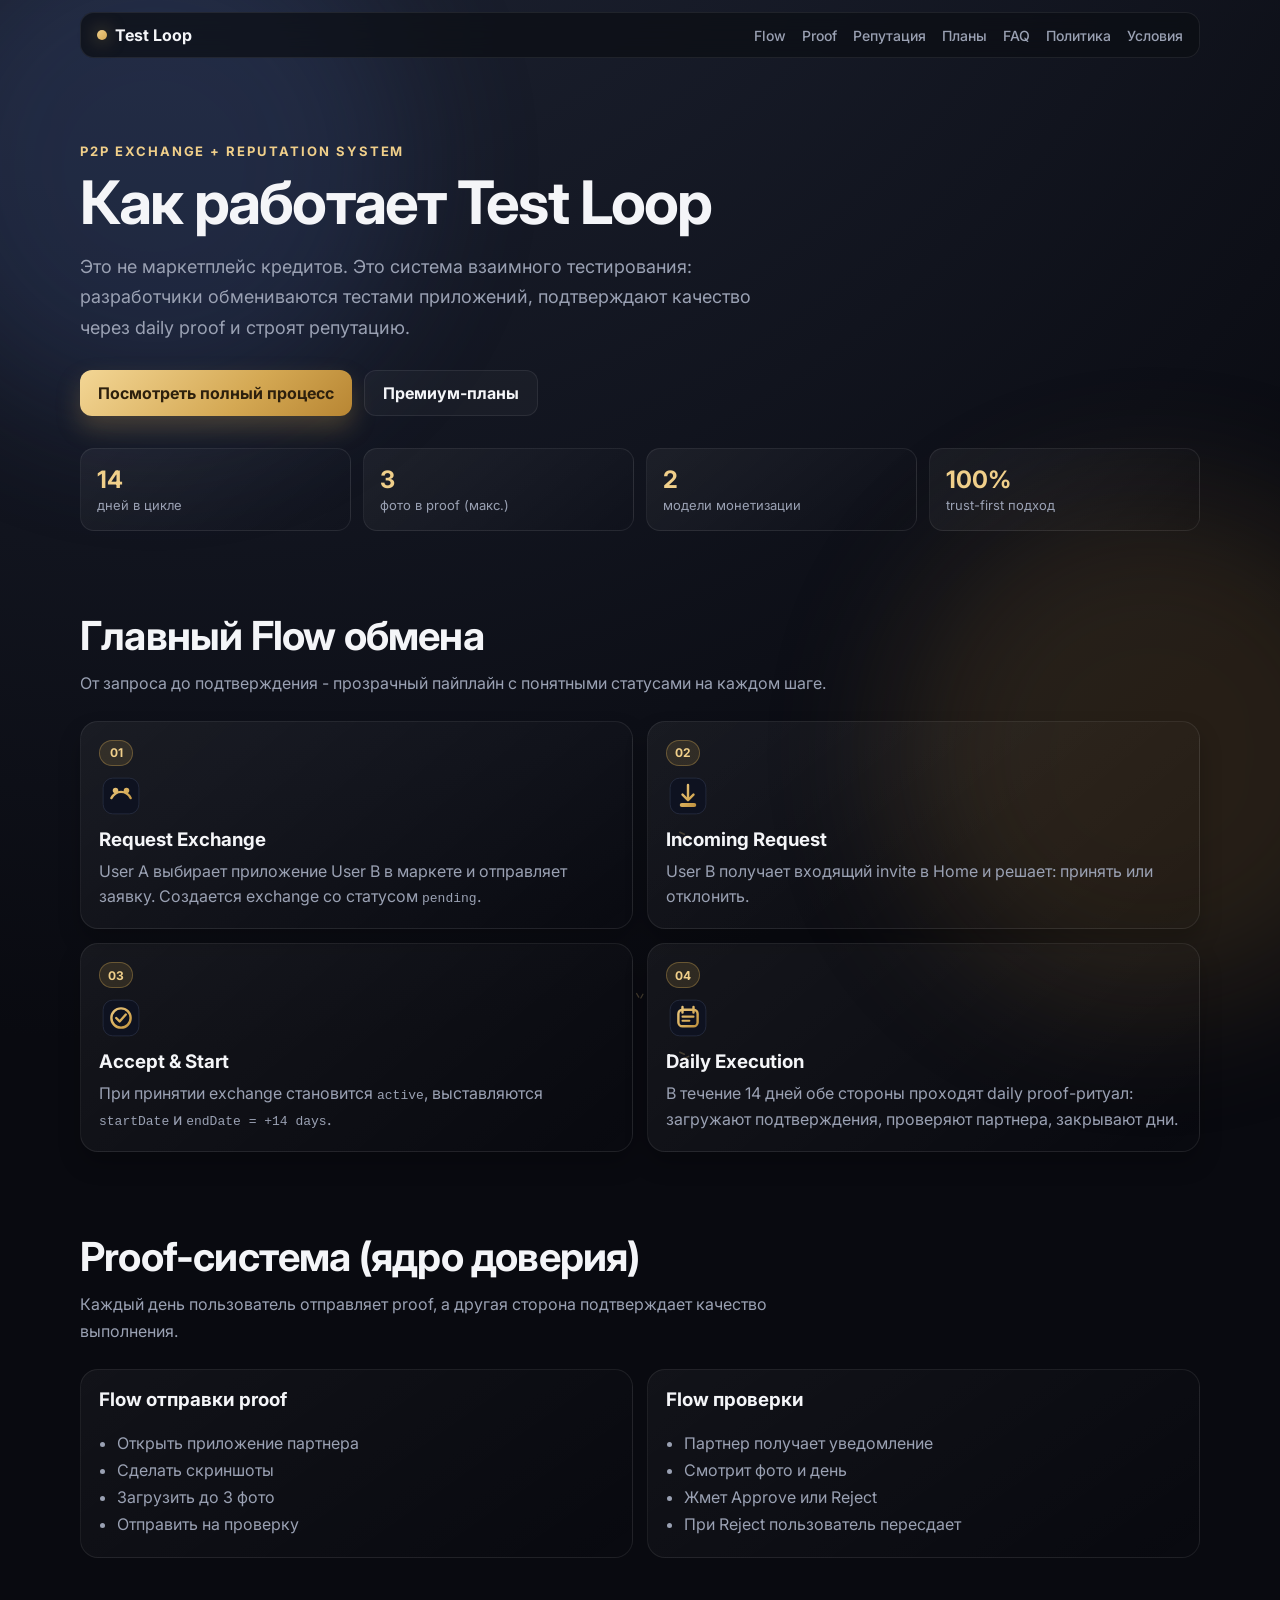
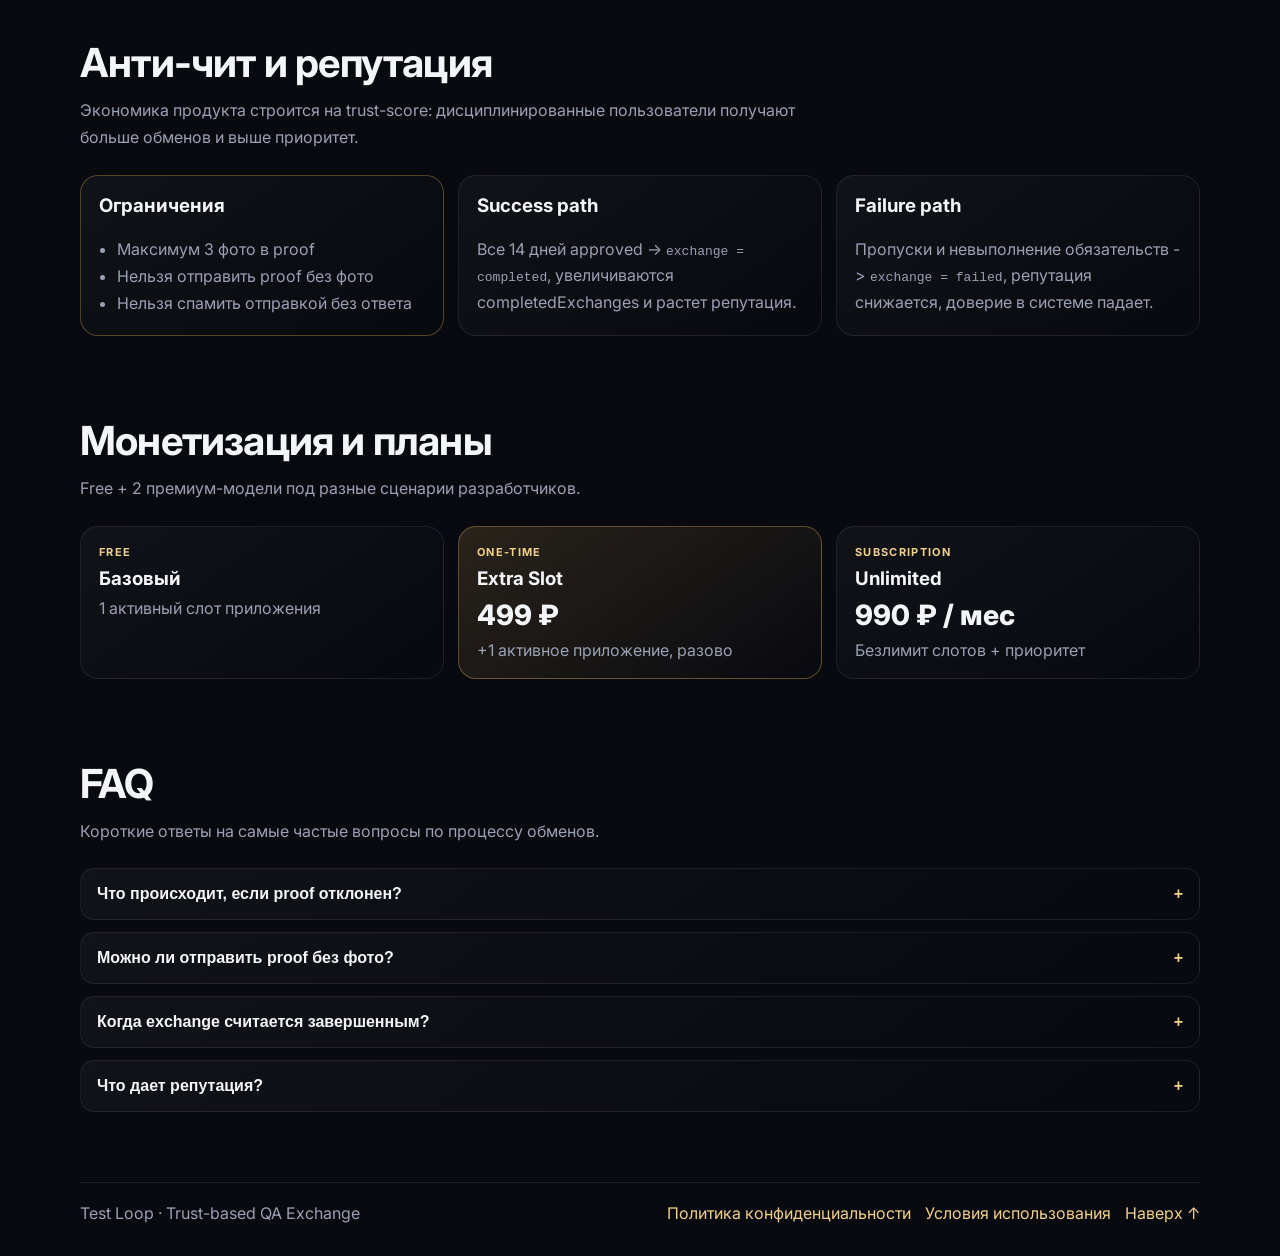
<file: index.html>
<!doctype html>
<html lang="ru">
  <head>
    <meta charset="UTF-8" />
    <meta name="viewport" content="width=device-width, initial-scale=1.0" />
    <title>Test Loop - Как это работает</title>
    <meta
      name="description"
      content="Подробный лендинг по процессам Test Loop: обмены, 14-дневный цикл, proof-система, репутация и монетизация."
    />
    <meta property="og:title" content="Test Loop - Как это работает" />
    <meta
      property="og:description"
      content="P2P exchange + reputation system: полный процесс обмена, proof и репутации."
    />
    <meta
      property="og:image"
      content="https://YOUR_USERNAME.github.io/YOUR_REPO/assets/og-image.svg"
    />
    <meta property="og:type" content="website" />
    <meta name="theme-color" content="#0b0d14" />
    <link rel="icon" type="image/svg+xml" href="./assets/favicon.svg" />
    <link rel="preconnect" href="https://fonts.googleapis.com" />
    <link rel="preconnect" href="https://fonts.gstatic.com" crossorigin />
    <link
      href="https://fonts.googleapis.com/css2?family=Inter:wght@400;500;600;700;800;900&display=swap"
      rel="stylesheet"
    />
    <link rel="stylesheet" href="./assets/styles.css" />
  </head>
  <body>
    <div class="bg-glow bg-glow--1"></div>
    <div class="bg-glow bg-glow--2"></div>

    <header class="topbar container">
      <a class="brand" href="#top">
        <span class="brand__dot"></span>
        <span>Test Loop</span>
      </a>
      <button class="menu-btn" id="menuBtn" aria-label="Открыть меню">
        <span></span><span></span><span></span>
      </button>
      <nav class="topnav" id="topNav">
        <a href="#flow">Flow</a>
        <a href="#proof">Proof</a>
        <a href="#reputation">Репутация</a>
        <a href="#plans">Планы</a>
        <a href="#faq">FAQ</a>
        <a href="./privacy.html">Политика</a>
        <a href="./terms.html">Условия</a>
      </nav>
    </header>

    <main id="top">
      <section class="hero container section">
        <p class="kicker">P2P exchange + reputation system</p>
        <h1>Как работает Test Loop</h1>
        <p class="hero__lead">
          Это не маркетплейс кредитов. Это система взаимного тестирования:
          разработчики обмениваются тестами приложений, подтверждают качество
          через daily proof и строят репутацию.
        </p>
        <div class="hero__actions">
          <a class="btn btn--gold" href="#flow">Посмотреть полный процесс</a>
          <a class="btn btn--ghost" href="#plans">Премиум-планы</a>
        </div>
        <div class="hero__stats">
          <article><strong>14</strong><span>дней в цикле</span></article>
          <article><strong>3</strong><span>фото в proof (макс.)</span></article>
          <article><strong>2</strong><span>модели монетизации</span></article>
          <article><strong>100%</strong><span>trust-first подход</span></article>
        </div>
      </section>

      <section class="container section reveal" id="flow">
        <div class="section-head">
          <h2>Главный Flow обмена</h2>
          <p>
            От запроса до подтверждения - прозрачный пайплайн с понятными
            статусами на каждом шаге.
          </p>
        </div>
        <div class="flow-grid">
          <article class="flow-card flow-card--1">
            <span class="flow-card__step">01</span>
            <img
              class="flow-card__icon"
              src="./assets/flow-request.svg"
              alt="Request Exchange"
            />
            <h3>Request Exchange</h3>
            <p>
              User A выбирает приложение User B в маркете и отправляет заявку.
              Создается exchange со статусом <code>pending</code>.
            </p>
          </article>
          <article class="flow-card flow-card--2">
            <span class="flow-card__step">02</span>
            <img
              class="flow-card__icon"
              src="./assets/flow-incoming.svg"
              alt="Incoming Request"
            />
            <h3>Incoming Request</h3>
            <p>
              User B получает входящий invite в Home и решает: принять или
              отклонить.
            </p>
          </article>
          <article class="flow-card flow-card--3">
            <span class="flow-card__step">03</span>
            <img
              class="flow-card__icon"
              src="./assets/flow-accept.svg"
              alt="Accept and start"
            />
            <h3>Accept & Start</h3>
            <p>
              При принятии exchange становится <code>active</code>, выставляются
              <code>startDate</code> и <code>endDate = +14 days</code>.
            </p>
          </article>
          <article class="flow-card flow-card--4">
            <span class="flow-card__step">04</span>
            <img
              class="flow-card__icon"
              src="./assets/flow-daily.svg"
              alt="Daily execution"
            />
            <h3>Daily Execution</h3>
            <p>
              В течение 14 дней обе стороны проходят daily proof-ритуал:
              загружают подтверждения, проверяют партнера, закрывают дни.
            </p>
          </article>
          <svg
            class="flow-connector flow-connector--h"
            viewBox="0 0 220 64"
            aria-hidden="true"
          >
            <defs>
              <linearGradient id="flowLineA" x1="0" y1="32" x2="220" y2="32">
                <stop offset="0" stop-color="#F0CF8A" stop-opacity="0.25" />
                <stop offset="0.5" stop-color="#D4A853" stop-opacity="0.95" />
                <stop offset="1" stop-color="#F0CF8A" stop-opacity="0.25" />
              </linearGradient>
            </defs>
            <path d="M12 32 H192" stroke="url(#flowLineA)" stroke-width="3" />
            <path d="M188 24 L206 32 L188 40" fill="none" stroke="url(#flowLineA)" stroke-width="3" stroke-linecap="round" stroke-linejoin="round" />
          </svg>
          <svg
            class="flow-connector flow-connector--v"
            viewBox="0 0 80 180"
            aria-hidden="true"
          >
            <defs>
              <linearGradient id="flowLineB" x1="40" y1="0" x2="40" y2="180">
                <stop offset="0" stop-color="#F0CF8A" stop-opacity="0.25" />
                <stop offset="0.5" stop-color="#D4A853" stop-opacity="0.95" />
                <stop offset="1" stop-color="#F0CF8A" stop-opacity="0.25" />
              </linearGradient>
            </defs>
            <path d="M40 12 C40 56, 40 124, 40 162" fill="none" stroke="url(#flowLineB)" stroke-width="3" />
            <path d="M32 154 L40 168 L48 154" fill="none" stroke="url(#flowLineB)" stroke-width="3" stroke-linecap="round" stroke-linejoin="round" />
          </svg>
          <svg
            class="flow-connector flow-connector--h2"
            viewBox="0 0 220 64"
            aria-hidden="true"
          >
            <defs>
              <linearGradient id="flowLineC" x1="0" y1="32" x2="220" y2="32">
                <stop offset="0" stop-color="#F0CF8A" stop-opacity="0.25" />
                <stop offset="0.5" stop-color="#D4A853" stop-opacity="0.95" />
                <stop offset="1" stop-color="#F0CF8A" stop-opacity="0.25" />
              </linearGradient>
            </defs>
            <path d="M12 32 H192" stroke="url(#flowLineC)" stroke-width="3" />
            <path d="M188 24 L206 32 L188 40" fill="none" stroke="url(#flowLineC)" stroke-width="3" stroke-linecap="round" stroke-linejoin="round" />
          </svg>
        </div>
      </section>

      <section class="container section reveal" id="proof">
        <div class="section-head">
          <h2>Proof-система (ядро доверия)</h2>
          <p>
            Каждый день пользователь отправляет proof, а другая сторона
            подтверждает качество выполнения.
          </p>
        </div>
        <div class="grid grid--2">
          <article class="card">
            <h3>Flow отправки proof</h3>
            <ul class="list">
              <li>Открыть приложение партнера</li>
              <li>Сделать скриншоты</li>
              <li>Загрузить до 3 фото</li>
              <li>Отправить на проверку</li>
            </ul>
          </article>
          <article class="card">
            <h3>Flow проверки</h3>
            <ul class="list">
              <li>Партнер получает уведомление</li>
              <li>Смотрит фото и день</li>
              <li>Жмет Approve или Reject</li>
              <li>При Reject пользователь пересдает</li>
            </ul>
          </article>
        </div>
      </section>

      <section class="container section reveal" id="reputation">
        <div class="section-head">
          <h2>Анти-чит и репутация</h2>
          <p>
            Экономика продукта строится на trust-score: дисциплинированные
            пользователи получают больше обменов и выше приоритет.
          </p>
        </div>
        <div class="grid grid--3">
          <article class="card card--accent">
            <h3>Ограничения</h3>
            <ul class="list">
              <li>Максимум 3 фото в proof</li>
              <li>Нельзя отправить proof без фото</li>
              <li>Нельзя спамить отправкой без ответа</li>
            </ul>
          </article>
          <article class="card">
            <h3>Success path</h3>
            <p>
              Все 14 дней approved -> <code>exchange = completed</code>,
              увеличиваются completedExchanges и растет репутация.
            </p>
          </article>
          <article class="card">
            <h3>Failure path</h3>
            <p>
              Пропуски и невыполнение обязательств -> <code>exchange = failed</code>,
              репутация снижается, доверие в системе падает.
            </p>
          </article>
        </div>
      </section>

      <section class="container section reveal" id="plans">
        <div class="section-head">
          <h2>Монетизация и планы</h2>
          <p>Free + 2 премиум-модели под разные сценарии разработчиков.</p>
        </div>
        <div class="pricing">
          <article class="price-card">
            <p class="price-card__badge">FREE</p>
            <h3>Базовый</h3>
            <p class="price-card__desc">1 активный слот приложения</p>
          </article>
          <article class="price-card price-card--featured">
            <p class="price-card__badge">ONE-TIME</p>
            <h3>Extra Slot</h3>
            <p class="price-card__price">499 ₽</p>
            <p class="price-card__desc">+1 активное приложение, разово</p>
          </article>
          <article class="price-card">
            <p class="price-card__badge">SUBSCRIPTION</p>
            <h3>Unlimited</h3>
            <p class="price-card__price">990 ₽ / мес</p>
            <p class="price-card__desc">Безлимит слотов + приоритет</p>
          </article>
        </div>
      </section>

      <section class="container section reveal" id="faq">
        <div class="section-head">
          <h2>FAQ</h2>
          <p>Короткие ответы на самые частые вопросы по процессу обменов.</p>
        </div>
        <div class="faq">
          <article class="faq-item">
            <button class="faq-item__q" type="button">
              <span>Что происходит, если proof отклонен?</span>
              <span class="faq-item__plus">+</span>
            </button>
            <div class="faq-item__a">
              <p>
              Статус proof становится <code>rejected</code>. Пользователь
              получает фидбек и пересдает proof за этот же день.
              </p>
            </div>
          </article>
          <article class="faq-item">
            <button class="faq-item__q" type="button">
              <span>Можно ли отправить proof без фото?</span>
              <span class="faq-item__plus">+</span>
            </button>
            <div class="faq-item__a">
              <p>
              Нет. В системе есть анти-чит правила: без фото отправка
              блокируется.
              </p>
            </div>
          </article>
          <article class="faq-item">
            <button class="faq-item__q" type="button">
              <span>Когда exchange считается завершенным?</span>
              <span class="faq-item__plus">+</span>
            </button>
            <div class="faq-item__a">
              <p>
              Когда все 14 дней подтверждены обеими сторонами:
              <code>exchange = completed</code>.
              </p>
            </div>
          </article>
          <article class="faq-item">
            <button class="faq-item__q" type="button">
              <span>Что дает репутация?</span>
              <span class="faq-item__plus">+</span>
            </button>
            <div class="faq-item__a">
              <p>
              Репутация влияет на доверие в системе и на вероятность получать
              новые обмены.
              </p>
            </div>
          </article>
        </div>
      </section>
    </main>

    <footer class="footer container">
      <p>Test Loop · Trust-based QA Exchange</p>
      <div class="footer__links">
        <a href="./privacy.html">Политика конфиденциальности</a>
        <a href="./terms.html">Условия использования</a>
        <a href="#top">Наверх ↑</a>
      </div>
    </footer>

    <script src="./assets/app.js"></script>
  </body>
</html>
</file>
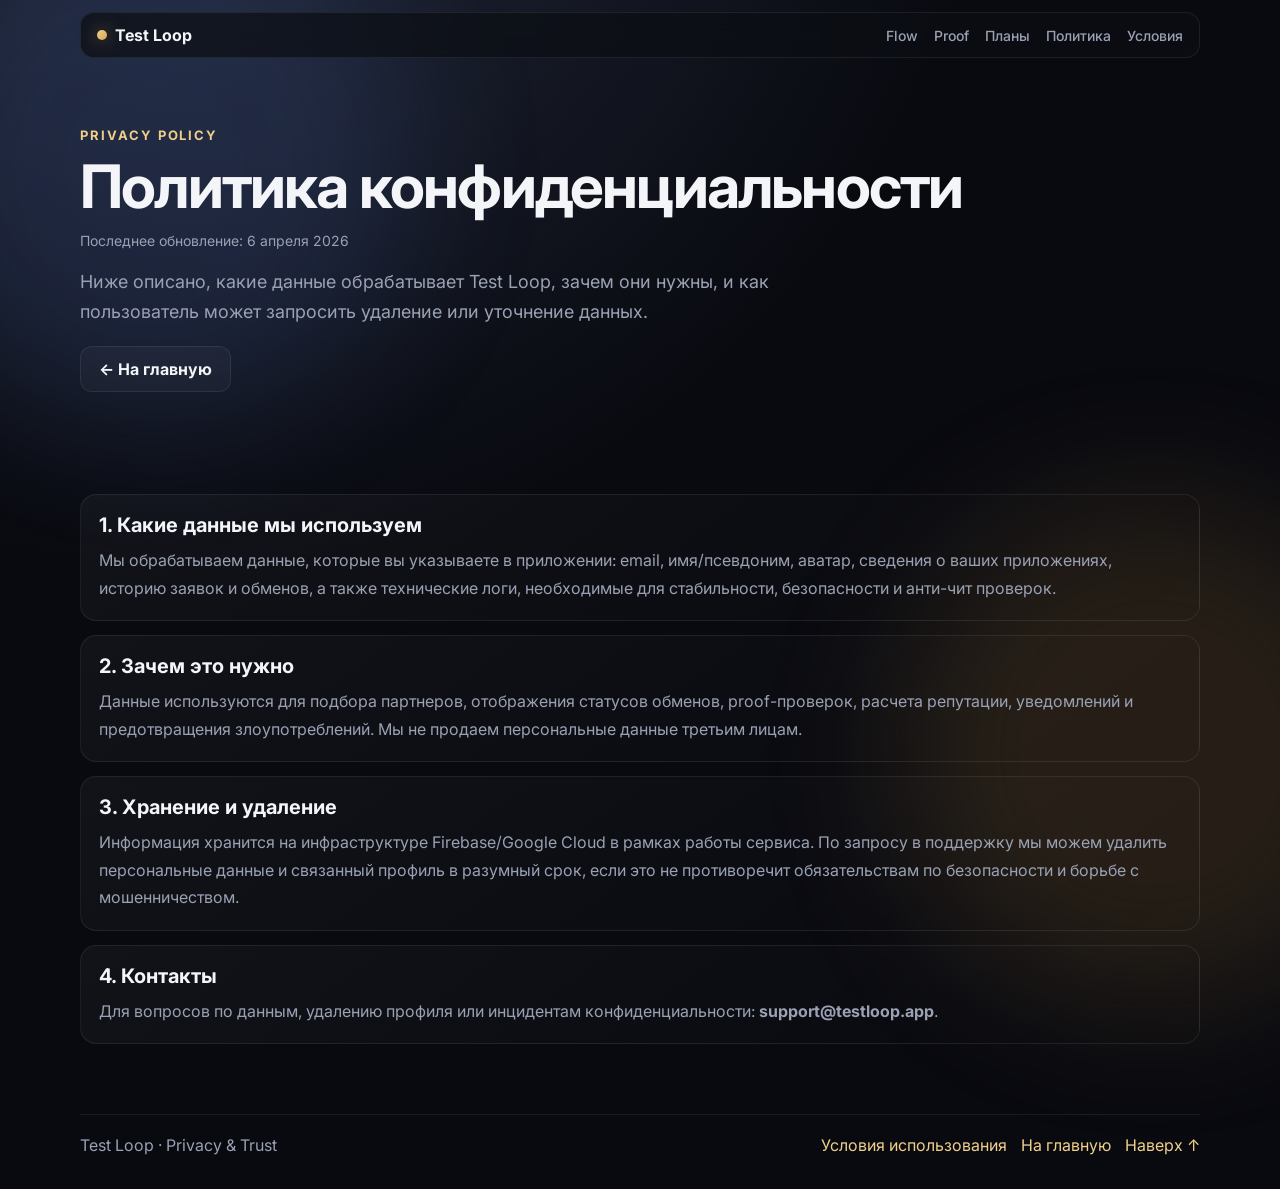
<file: privacy.html>
<!doctype html>
<html lang="ru">
  <head>
    <meta charset="UTF-8" />
    <meta name="viewport" content="width=device-width, initial-scale=1.0" />
    <title>Test Loop - Политика конфиденциальности</title>
    <meta
      name="description"
      content="Политика конфиденциальности Test Loop: какие данные обрабатываются, зачем и как можно запросить удаление."
    />
    <meta property="og:title" content="Test Loop - Политика конфиденциальности" />
    <meta
      property="og:description"
      content="Актуальная политика конфиденциальности Test Loop для пользователей сервиса."
    />
    <meta
      property="og:image"
      content="https://YOUR_USERNAME.github.io/YOUR_REPO/assets/og-image.svg"
    />
    <meta property="og:type" content="website" />
    <meta name="theme-color" content="#0b0d14" />
    <link rel="icon" type="image/svg+xml" href="./assets/favicon.svg" />
    <link rel="preconnect" href="https://fonts.googleapis.com" />
    <link rel="preconnect" href="https://fonts.gstatic.com" crossorigin />
    <link
      href="https://fonts.googleapis.com/css2?family=Inter:wght@400;500;600;700;800;900&display=swap"
      rel="stylesheet"
    />
    <link rel="stylesheet" href="./assets/styles.css" />
  </head>
  <body>
    <div class="bg-glow bg-glow--1"></div>
    <div class="bg-glow bg-glow--2"></div>

    <header class="topbar container">
      <a class="brand" href="./index.html">
        <span class="brand__dot"></span>
        <span>Test Loop</span>
      </a>
      <button class="menu-btn" id="menuBtn" aria-label="Открыть меню">
        <span></span><span></span><span></span>
      </button>
      <nav class="topnav" id="topNav">
        <a href="./index.html#flow">Flow</a>
        <a href="./index.html#proof">Proof</a>
        <a href="./index.html#plans">Планы</a>
        <a href="./privacy.html">Политика</a>
        <a href="./terms.html">Условия</a>
      </nav>
    </header>

    <main class="container">
      <section class="section legal-hero reveal">
        <p class="kicker">Privacy Policy</p>
        <h1>Политика конфиденциальности</h1>
        <p class="legal-meta">Последнее обновление: 6 апреля 2026</p>
        <p class="hero__lead">
          Ниже описано, какие данные обрабатывает Test Loop, зачем они нужны,
          и как пользователь может запросить удаление или уточнение данных.
        </p>
        <div class="legal-nav-back">
          <a class="btn btn--ghost" href="./index.html">← На главную</a>
        </div>
      </section>

      <section class="section reveal">
        <div class="legal-wrap">
          <article class="legal-card">
            <h2>1. Какие данные мы используем</h2>
            <p>
              Мы обрабатываем данные, которые вы указываете в приложении:
              email, имя/псевдоним, аватар, сведения о ваших приложениях,
              историю заявок и обменов, а также технические логи, необходимые
              для стабильности, безопасности и анти-чит проверок.
            </p>
          </article>

          <article class="legal-card">
            <h2>2. Зачем это нужно</h2>
            <p>
              Данные используются для подбора партнеров, отображения статусов
              обменов, proof-проверок, расчета репутации, уведомлений и
              предотвращения злоупотреблений. Мы не продаем персональные данные
              третьим лицам.
            </p>
          </article>

          <article class="legal-card">
            <h2>3. Хранение и удаление</h2>
            <p>
              Информация хранится на инфраструктуре Firebase/Google Cloud в
              рамках работы сервиса. По запросу в поддержку мы можем удалить
              персональные данные и связанный профиль в разумный срок, если это
              не противоречит обязательствам по безопасности и борьбе с
              мошенничеством.
            </p>
          </article>

          <article class="legal-card">
            <h2>4. Контакты</h2>
            <p>
              Для вопросов по данным, удалению профиля или инцидентам
              конфиденциальности: <strong>support@testloop.app</strong>.
            </p>
          </article>
        </div>
      </section>
    </main>

    <footer class="footer container">
      <p>Test Loop · Privacy & Trust</p>
      <div class="footer__links">
        <a href="./terms.html">Условия использования</a>
        <a href="./index.html">На главную</a>
        <a href="#top">Наверх ↑</a>
      </div>
    </footer>

    <script src="./assets/app.js"></script>
  </body>
</html>
</file>
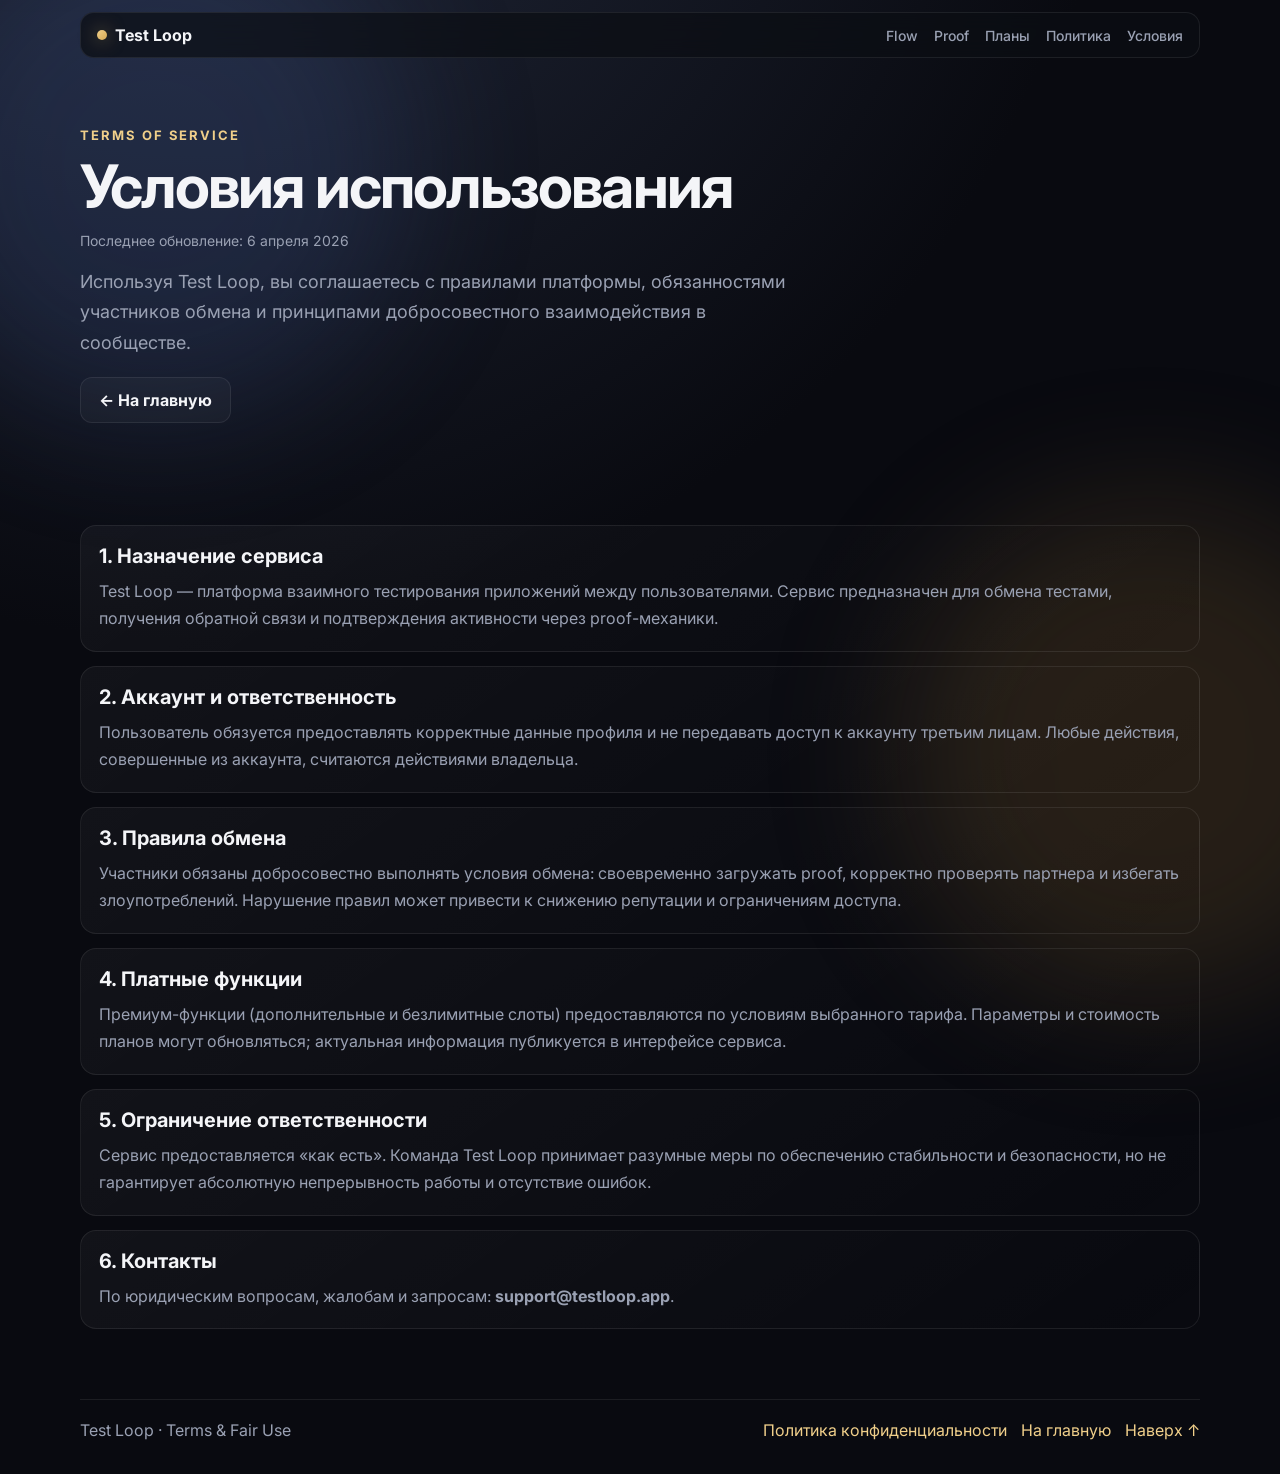
<file: terms.html>
<!doctype html>
<html lang="ru">
  <head>
    <meta charset="UTF-8" />
    <meta name="viewport" content="width=device-width, initial-scale=1.0" />
    <title>Test Loop - Условия использования</title>
    <meta
      name="description"
      content="Условия использования Test Loop: правила доступа к сервису, ответственность сторон и порядок использования продукта."
    />
    <meta property="og:title" content="Test Loop - Условия использования" />
    <meta
      property="og:description"
      content="Актуальные условия использования Test Loop для пользователей платформы."
    />
    <meta
      property="og:image"
      content="https://YOUR_USERNAME.github.io/YOUR_REPO/assets/og-image.svg"
    />
    <meta property="og:type" content="website" />
    <meta name="theme-color" content="#0b0d14" />
    <link rel="icon" type="image/svg+xml" href="./assets/favicon.svg" />
    <link rel="preconnect" href="https://fonts.googleapis.com" />
    <link rel="preconnect" href="https://fonts.gstatic.com" crossorigin />
    <link
      href="https://fonts.googleapis.com/css2?family=Inter:wght@400;500;600;700;800;900&display=swap"
      rel="stylesheet"
    />
    <link rel="stylesheet" href="./assets/styles.css" />
  </head>
  <body>
    <div class="bg-glow bg-glow--1"></div>
    <div class="bg-glow bg-glow--2"></div>

    <header class="topbar container">
      <a class="brand" href="./index.html">
        <span class="brand__dot"></span>
        <span>Test Loop</span>
      </a>
      <button class="menu-btn" id="menuBtn" aria-label="Открыть меню">
        <span></span><span></span><span></span>
      </button>
      <nav class="topnav" id="topNav">
        <a href="./index.html#flow">Flow</a>
        <a href="./index.html#proof">Proof</a>
        <a href="./index.html#plans">Планы</a>
        <a href="./privacy.html">Политика</a>
        <a href="./terms.html">Условия</a>
      </nav>
    </header>

    <main class="container">
      <section class="section legal-hero reveal" id="top">
        <p class="kicker">Terms of Service</p>
        <h1>Условия использования</h1>
        <p class="legal-meta">Последнее обновление: 6 апреля 2026</p>
        <p class="hero__lead">
          Используя Test Loop, вы соглашаетесь с правилами платформы,
          обязанностями участников обмена и принципами добросовестного
          взаимодействия в сообществе.
        </p>
        <div class="legal-nav-back">
          <a class="btn btn--ghost" href="./index.html">← На главную</a>
        </div>
      </section>

      <section class="section reveal">
        <div class="legal-wrap">
          <article class="legal-card">
            <h2>1. Назначение сервиса</h2>
            <p>
              Test Loop — платформа взаимного тестирования приложений между
              пользователями. Сервис предназначен для обмена тестами, получения
              обратной связи и подтверждения активности через proof-механики.
            </p>
          </article>

          <article class="legal-card">
            <h2>2. Аккаунт и ответственность</h2>
            <p>
              Пользователь обязуется предоставлять корректные данные профиля и
              не передавать доступ к аккаунту третьим лицам. Любые действия,
              совершенные из аккаунта, считаются действиями владельца.
            </p>
          </article>

          <article class="legal-card">
            <h2>3. Правила обмена</h2>
            <p>
              Участники обязаны добросовестно выполнять условия обмена:
              своевременно загружать proof, корректно проверять партнера и
              избегать злоупотреблений. Нарушение правил может привести к
              снижению репутации и ограничениям доступа.
            </p>
          </article>

          <article class="legal-card">
            <h2>4. Платные функции</h2>
            <p>
              Премиум-функции (дополнительные и безлимитные слоты) предоставляются
              по условиям выбранного тарифа. Параметры и стоимость планов могут
              обновляться; актуальная информация публикуется в интерфейсе сервиса.
            </p>
          </article>

          <article class="legal-card">
            <h2>5. Ограничение ответственности</h2>
            <p>
              Сервис предоставляется «как есть». Команда Test Loop принимает
              разумные меры по обеспечению стабильности и безопасности, но не
              гарантирует абсолютную непрерывность работы и отсутствие ошибок.
            </p>
          </article>

          <article class="legal-card">
            <h2>6. Контакты</h2>
            <p>
              По юридическим вопросам, жалобам и запросам:
              <strong>support@testloop.app</strong>.
            </p>
          </article>
        </div>
      </section>
    </main>

    <footer class="footer container">
      <p>Test Loop · Terms & Fair Use</p>
      <div class="footer__links">
        <a href="./privacy.html">Политика конфиденциальности</a>
        <a href="./index.html">На главную</a>
        <a href="#top">Наверх ↑</a>
      </div>
    </footer>

    <script src="./assets/app.js"></script>
  </body>
</html>
</file>
<file: assets/styles.css>
:root {
  --bg: #090a10;
  --surface: #11131b;
  --text: #f4f5f8;
  --muted: #9aa1b3;
  --gold: #d4a853;
  --gold-soft: #f0cf8a;
  --line: rgba(255, 255, 255, 0.08);
  --radius: 18px;
}
* { box-sizing: border-box; }
html, body {
  margin: 0;
  padding: 0;
  font-family: Inter, system-ui, -apple-system, Segoe UI, Roboto, sans-serif;
  background: radial-gradient(circle at 15% -20%, #232a3d 0%, var(--bg) 45%), var(--bg);
  color: var(--text);
  scroll-behavior: smooth;
}
.container { width: min(1120px, calc(100% - 40px)); margin-inline: auto; }
.bg-glow {
  position: fixed; width: 40vw; aspect-ratio: 1; border-radius: 999px;
  pointer-events: none; filter: blur(70px); opacity: 0.22; z-index: 0;
}
.bg-glow--1 { top: -10vh; left: -8vw; background: #455f9f; }
.bg-glow--2 { right: -10vw; bottom: -12vh; background: #8d6930; }
.topbar {
  position: sticky; top: 0; z-index: 20; margin-top: 12px; padding: 12px 16px;
  display: flex; align-items: center; gap: 14px; background: rgba(12, 14, 20, 0.72);
  border: 1px solid var(--line); border-radius: 14px; backdrop-filter: blur(10px);
}
.brand { color: var(--text); text-decoration: none; font-weight: 700; display: inline-flex; align-items: center; gap: 8px; }
.brand__dot {
  width: 10px; height: 10px; border-radius: 50%;
  background: linear-gradient(135deg, var(--gold-soft), var(--gold));
  box-shadow: 0 0 18px rgba(212, 168, 83, 0.6);
}
.topnav { margin-left: auto; display: flex; gap: 16px; }
.topnav a { color: var(--muted); text-decoration: none; font-size: 14px; font-weight: 500; }
.topnav a:hover { color: var(--gold-soft); }
.menu-btn {
  margin-left: auto; display: none; width: 40px; height: 40px; border-radius: 10px;
  border: 1px solid var(--line); background: var(--surface); color: var(--text); cursor: pointer;
}
.menu-btn span { display: block; width: 18px; height: 2px; margin: 4px auto; background: currentColor; }
.section { position: relative; z-index: 2; padding: 80px 0 0; }
.reveal { opacity: 0; transform: translateY(20px); transition: opacity 560ms ease, transform 560ms ease; }
.reveal.is-visible { opacity: 1; transform: translateY(0); }
.hero { padding-top: 72px; }
.kicker { color: var(--gold-soft); font-size: 13px; font-weight: 700; letter-spacing: 0.15em; text-transform: uppercase; }
h1 { margin: 10px 0 16px; font-size: clamp(34px, 5vw, 60px); line-height: 1.03; letter-spacing: -0.03em; }
.hero__lead { max-width: 720px; color: var(--muted); line-height: 1.7; font-size: clamp(15px, 1.6vw, 18px); }
.hero__actions { margin-top: 26px; display: flex; gap: 12px; flex-wrap: wrap; }
.btn {
  display: inline-flex; align-items: center; justify-content: center; height: 46px; padding: 0 18px;
  border-radius: 12px; text-decoration: none; font-weight: 700;
}
.btn--gold { color: #2d200d; background: linear-gradient(135deg, #f3d695, #d4a853 60%, #b88633); box-shadow: 0 12px 24px rgba(212, 168, 83, 0.25); }
.btn--ghost { color: var(--text); border: 1px solid var(--line); background: rgba(255, 255, 255, 0.03); }
.hero__stats { margin-top: 32px; display: grid; gap: 12px; grid-template-columns: repeat(4, minmax(0, 1fr)); }
.hero__stats article { border: 1px solid var(--line); border-radius: 14px; background: linear-gradient(140deg, rgba(255, 255, 255, 0.05), transparent); padding: 16px; }
.hero__stats strong { display: block; font-size: 24px; color: var(--gold-soft); }
.hero__stats span { color: var(--muted); font-size: 13px; }
.section-head h2 { margin: 0 0 10px; font-size: clamp(26px, 3.4vw, 40px); letter-spacing: -0.02em; }
.section-head p { margin: 0; color: var(--muted); max-width: 760px; line-height: 1.7; }
.flow-grid {
  margin-top: 24px;
  display: grid;
  grid-template-columns: repeat(2, minmax(0, 1fr));
  gap: 14px;
  position: relative;
}
.flow-card {
  border: 1px solid var(--line);
  border-radius: var(--radius);
  padding: 18px;
  background: linear-gradient(140deg, rgba(255, 255, 255, 0.05), transparent);
  box-shadow: 0 12px 22px rgba(0, 0, 0, 0.22);
  transition: transform 220ms ease, border-color 220ms ease, box-shadow 220ms ease;
}
.flow-card:hover {
  transform: translateY(-2px);
  border-color: rgba(212, 168, 83, 0.35);
  box-shadow: 0 18px 28px rgba(0, 0, 0, 0.3);
}
.flow-card h3 { margin: 0 0 8px; }
.flow-card p { margin: 0; color: var(--muted); line-height: 1.6; }
.flow-card__step {
  display: inline-flex;
  align-items: center;
  justify-content: center;
  min-width: 34px;
  height: 26px;
  padding: 0 8px;
  border-radius: 999px;
  background: rgba(212, 168, 83, 0.14);
  border: 1px solid rgba(212, 168, 83, 0.35);
  color: var(--gold-soft);
  font-weight: 700;
  font-size: 12px;
  margin-bottom: 8px;
}
.flow-card__icon {
  display: block;
  width: 44px;
  height: 44px;
  margin: 0 0 10px;
}
.flow-connector {
  position: absolute;
  pointer-events: none;
  filter: drop-shadow(0 0 8px rgba(212, 168, 83, 0.28));
  opacity: 0.92;
}
.flow-connector path {
  stroke-dasharray: 10 10;
  animation: flowPulse 1.9s linear infinite;
}
.flow-connector path:last-child {
  animation: none;
}
.flow-connector--h { width: 112px; left: calc(50% - 56px); top: 23%; }
.flow-connector--v { width: 34px; left: calc(50% - 17px); top: 48%; }
.flow-connector--h2 { width: 112px; left: calc(50% - 56px); top: 74%; }
@keyframes flowPulse {
  from { stroke-dashoffset: 40; opacity: 0.6; }
  50% { opacity: 1; }
  to { stroke-dashoffset: 0; opacity: 0.6; }
}
.grid { margin-top: 24px; display: grid; gap: 14px; }
.grid--2 { grid-template-columns: repeat(2, minmax(0, 1fr)); }
.grid--3 { grid-template-columns: repeat(3, minmax(0, 1fr)); }
.card, .code-card, .price-card { border: 1px solid var(--line); border-radius: var(--radius); background: linear-gradient(145deg, rgba(255, 255, 255, 0.04), transparent); }
.card { padding: 18px; }
.card h3 { margin-top: 0; }
.card p { color: var(--muted); line-height: 1.65; margin-bottom: 0; }
.card--accent { border-color: rgba(212, 168, 83, 0.35); }
.list { margin: 0; padding-left: 18px; color: var(--muted); line-height: 1.7; }
.pricing { margin-top: 24px; display: grid; gap: 14px; grid-template-columns: repeat(3, minmax(0, 1fr)); }
.price-card { padding: 18px; }
.price-card__badge { margin: 0 0 8px; color: var(--gold-soft); font-size: 11px; letter-spacing: 0.12em; font-weight: 700; }
.price-card h3 { margin: 0 0 8px; }
.price-card__price { margin: 0; font-size: 28px; font-weight: 800; }
.price-card__desc { margin: 8px 0 0; color: var(--muted); }
.price-card--featured { border-color: rgba(212, 168, 83, 0.4); background: linear-gradient(145deg, rgba(212, 168, 83, 0.16), transparent); }
.faq { margin-top: 22px; display: grid; gap: 12px; }
.faq-item {
  border: 1px solid var(--line);
  border-radius: 14px;
  background: linear-gradient(145deg, rgba(255, 255, 255, 0.04), transparent);
  overflow: hidden;
  transition: border-color 220ms ease, box-shadow 220ms ease;
}
.faq-item:hover {
  border-color: rgba(212, 168, 83, 0.24);
  box-shadow: 0 10px 18px rgba(0, 0, 0, 0.2);
}
.faq-item__q {
  width: 100%;
  border: 0;
  background: transparent;
  color: var(--text);
  display: flex;
  justify-content: space-between;
  align-items: center;
  gap: 14px;
  padding: 16px;
  cursor: pointer;
  font-size: 16px;
  font-weight: 700;
  text-align: left;
}
.faq-item__q:hover { background: rgba(255, 255, 255, 0.02); }
.faq-item__plus {
  color: var(--gold-soft);
  transition: transform 240ms ease;
}
.faq-item.is-open .faq-item__plus { transform: rotate(45deg); }
.faq-item__a {
  max-height: 0;
  overflow: hidden;
  transition: max-height 360ms ease, opacity 280ms ease, padding 280ms ease;
  opacity: 0;
  padding: 0 16px;
}
.faq-item.is-open .faq-item__a {
  opacity: 1;
  padding: 0 16px 16px;
}
.faq-item__a p { margin: 0; color: var(--muted); line-height: 1.65; }
.footer {
  position: relative; z-index: 2; margin-top: 70px; margin-bottom: 34px; padding-top: 20px;
  border-top: 1px solid var(--line); display: flex; justify-content: space-between; align-items: center; gap: 12px;
}
.footer p { margin: 0; color: var(--muted); }
.footer a { color: var(--gold-soft); text-decoration: none; }
.footer__links { display: flex; align-items: center; gap: 14px; flex-wrap: wrap; justify-content: flex-end; }

.legal-hero {
  padding-top: 56px;
}

.legal-hero h1 {
  margin-bottom: 8px;
}

.legal-meta {
  color: var(--muted);
  font-size: 14px;
}

.legal-wrap {
  margin-top: 22px;
  display: grid;
  gap: 14px;
}

.legal-card {
  border: 1px solid var(--line);
  border-radius: 16px;
  padding: 18px;
  background: linear-gradient(145deg, rgba(255, 255, 255, 0.04), transparent);
}

.legal-card h2 {
  margin: 0 0 10px;
  font-size: 20px;
}

.legal-card p {
  margin: 0;
  color: var(--muted);
  line-height: 1.72;
}

.legal-card + .legal-card {
  margin-top: 0;
}

.legal-nav-back {
  margin-top: 18px;
}
@media (max-width: 1024px) {
  .hero__stats { grid-template-columns: repeat(2, minmax(0, 1fr)); }
  .grid--3 { grid-template-columns: 1fr; }
  .flow-connector { display: none; }
}
@media (max-width: 800px) {
  .topbar { padding: 10px 12px; }
  .menu-btn { display: inline-block; }
  .topnav {
    display: none; position: absolute; top: calc(100% + 8px); left: 0; right: 0; padding: 12px;
    border: 1px solid var(--line); border-radius: 12px; background: rgba(10, 12, 18, 0.96); flex-direction: column; gap: 8px;
  }
  .topnav.is-open { display: flex; }
  .grid--2, .pricing, .flow-grid { grid-template-columns: 1fr; }
  .flow-card { padding: 16px; }
}
</file>
